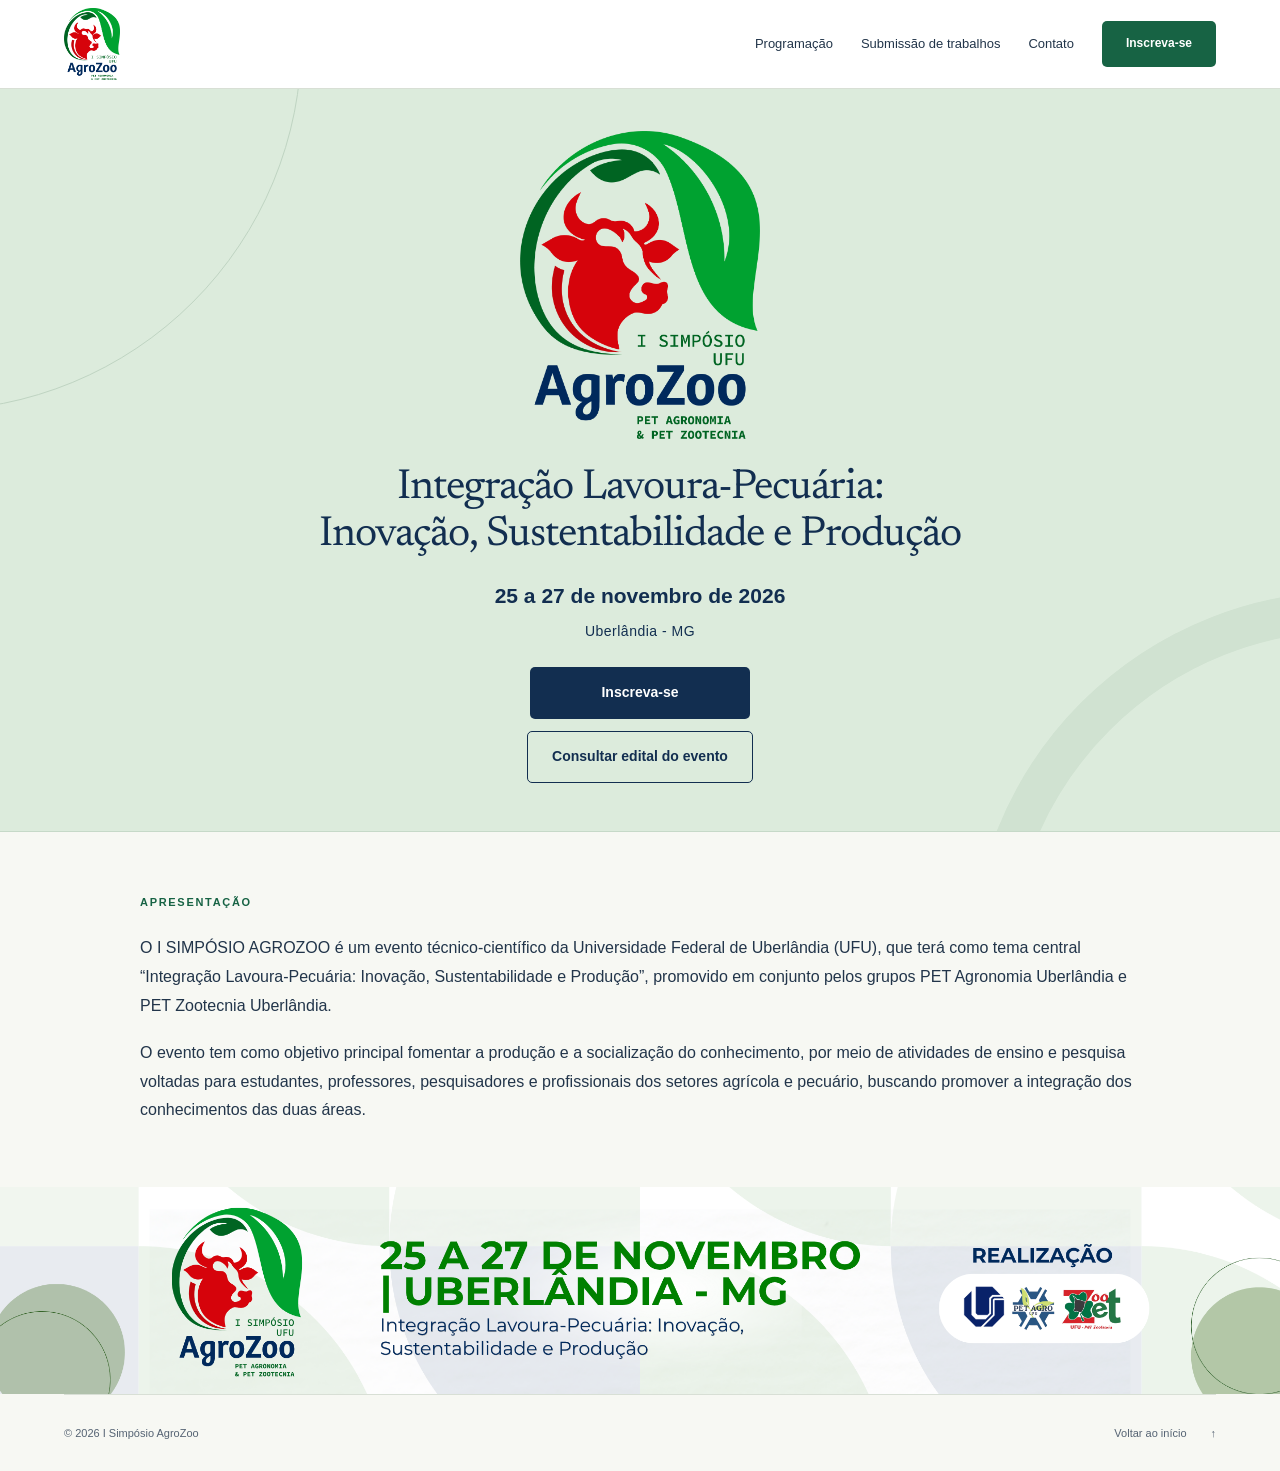
<file: index.html>
<!doctype html>
<html lang="pt-BR">
<head>
  <meta charset="UTF-8">
  <meta name="viewport" content="width=device-width, initial-scale=1">
  <title>I Simpósio AgroZoo - Integração Lavoura-Pecuária: Inovação, Sustentabilidade e Produção</title>
  <meta name="description" content="I Simpósio AgroZoo, da Universidade Federal de Uberlândia. Integração Lavoura-Pecuária: Inovação, Sustentabilidade e Produção.">
  <meta name="theme-color" content="#122e50">
  <link rel="icon" href="assets/agrozoo.png" type="image/png">
  <link rel="stylesheet" href="styles.css">
  <script src="event-data.js" defer></script>
  <script src="app.js" defer></script>
  <noscript>
    <style>
      @media (max-width: 800px) {
        .header-inner { height: auto; flex-wrap: wrap; padding-block: 16px; }
        #main-nav { display: flex; position: static; flex-wrap: wrap; box-shadow: none; border: 0; padding: 0; width: 100%; gap: 8px; }
        #main-nav a { padding-inline: 12px; }
        .menu-button { display: none; }
        .site-header { position: relative; }
      }
    </style>
  </noscript>
</head>
<body>
  <a class="skip-link" href="#conteudo">Pular para o conteúdo</a>
  <header class="site-header">
    <div class="container header-inner">
      <a class="brand" href="index.html" aria-label="I Simpósio AgroZoo, início">
        <img class="header-logo" src="assets/agrozoo.png" alt="I Simpósio AgroZoo" width="1690" height="2172">
      </a>
      <button id="menu-button" class="menu-button" aria-controls="main-nav" aria-expanded="false">Menu
        <svg viewBox="0 0 24 24" aria-hidden="true"><path d="M4 7h16M4 12h16M4 17h16"/></svg>
      </button>
      <nav id="main-nav" aria-label="Navegação principal">
        <a href="programacao.html">Programação</a>
        <a href="submissao.html">Submissão de trabalhos</a>
        <a href="contato.html">Contato</a>
        <a class="button nav-cta" href="inscricoes.html">Inscreva-se</a>
      </nav>
    </div>
  </header>

  <main id="conteudo">
    <section class="event-banner" id="inicio" aria-labelledby="event-title">
      <div class="container banner-inner">
        <div class="banner-brand-panel">
          <h1 class="banner-logo-title" id="event-title">
            <img class="banner-logo" src="assets/agrozoo.png" alt="I Simpósio AgroZoo" width="1690" height="2172" fetchpriority="high">
          </h1>
        </div>
        <div class="banner-copy">
          <p class="banner-theme">Integração Lavoura-Pecuária: Inovação, Sustentabilidade e Produção</p>
          <div class="date-band"><p data-event-date>25 a 27 de novembro de 2026</p></div>
          <p class="banner-location" data-city>Uberlândia - MG</p>
          <div class="banner-actions">
            <a class="button banner-button" href="inscricoes.html">Inscreva-se</a>
            <a class="button notice-button" id="edital-link" href="https://docs.google.com/document/d/1v1nBm7lsRF43Ld3V9mPCZiyon_dPcIPq/edit?usp=drive_link&amp;ouid=107920048582599012461&amp;rtpof=true&amp;sd=true" target="_blank" rel="noopener noreferrer">Consultar edital do evento</a>
          </div>
        </div>
      </div>
    </section>

    <section class="introduction" aria-labelledby="about-title">
      <div class="container intro-layout">
        <h2 class="intro-title eyebrow" id="about-title">Apresentação</h2>
        <div class="intro-text">
          <p>O I SIMPÓSIO AGROZOO é um evento técnico-científico da Universidade Federal de Uberlândia (UFU), que terá como tema central “Integração Lavoura-Pecuária: Inovação, Sustentabilidade e Produção”, promovido em conjunto pelos grupos PET Agronomia Uberlândia e PET Zootecnia Uberlândia.</p>
          <p>O evento tem como objetivo principal fomentar a produção e a socialização do conhecimento, por meio de atividades de ensino e pesquisa voltadas para estudantes, professores, pesquisadores e profissionais dos setores agrícola e pecuário, buscando promover a integração dos conhecimentos das duas áreas.</p>
        </div>
      </div>
    </section>
  </main>

  <footer>
    <div class="footer-banner"><img src="assets/rodape.png" alt="I Simpósio AgroZoo, 25 a 27 de novembro, Uberlândia - MG. Integração Lavoura-Pecuária: Inovação, Sustentabilidade e Produção. Realização: UFU, PET Agronomia e PET Zootecnia." width="2480" height="400" loading="lazy"></div>
    <div class="container"><div class="footer-bottom"><span>© 2026 I Simpósio AgroZoo</span><a href="index.html">Voltar ao início <span aria-hidden="true">↑</span></a></div></div>
  </footer>
</body>
</html>
</file>
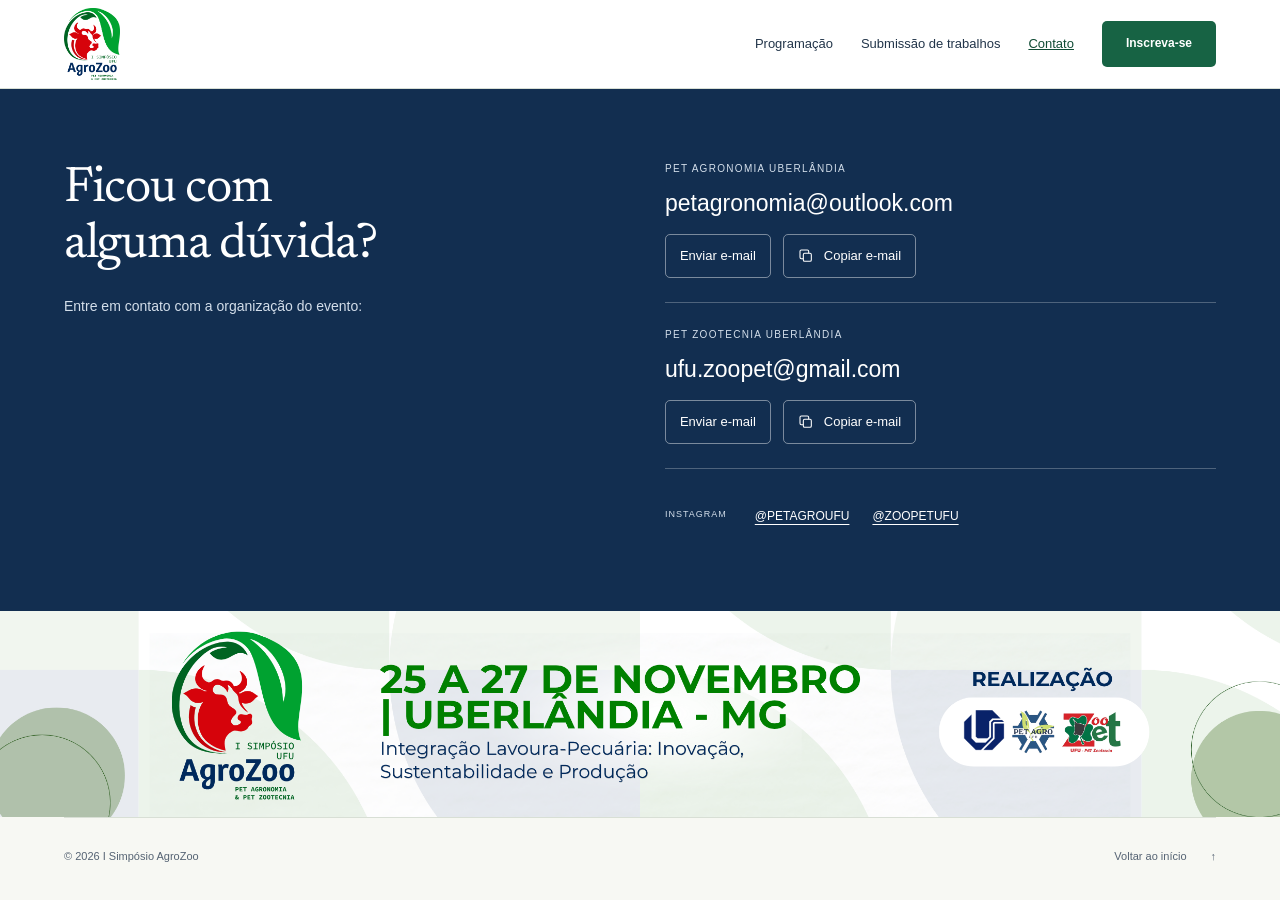
<file: contato.html>
<!doctype html>
<html lang="pt-BR">
<head>
  <meta charset="UTF-8">
  <meta name="viewport" content="width=device-width, initial-scale=1">
  <title>Contato - I Simpósio AgroZoo</title>
  <meta name="description" content="Canais de contato do I Simpósio AgroZoo.">
  <meta name="theme-color" content="#122e50">
  <link rel="icon" href="assets/agrozoo.png" type="image/png">
  <link rel="stylesheet" href="styles.css">
  <script src="event-data.js" defer></script>
  <script src="app.js" defer></script>
  <noscript>
    <style>
      @media (max-width: 800px) {
        .header-inner { height: auto; flex-wrap: wrap; padding-block: 16px; }
        #main-nav { display: flex; position: static; flex-wrap: wrap; box-shadow: none; border: 0; padding: 0; width: 100%; gap: 8px; }
        #main-nav a { padding-inline: 12px; }
        .menu-button { display: none; }
        .site-header { position: relative; }
      }
    </style>
  </noscript>
</head>
<body>
  <a class="skip-link" href="#conteudo">Pular para o conteúdo</a>
  <header class="site-header"><div class="container header-inner"><a class="brand" href="index.html" aria-label="I Simpósio AgroZoo, início"><img class="header-logo" src="assets/agrozoo.png" alt="I Simpósio AgroZoo" width="1690" height="2172"></a><button id="menu-button" class="menu-button" aria-controls="main-nav" aria-expanded="false">Menu <svg viewBox="0 0 24 24" aria-hidden="true"><path d="M4 7h16M4 12h16M4 17h16"/></svg></button><nav id="main-nav" aria-label="Navegação principal"><a href="programacao.html">Programação</a><a href="submissao.html">Submissão de trabalhos</a><a href="contato.html">Contato</a><a class="button nav-cta" href="inscricoes.html">Inscreva-se</a></nav></div></header>

  <main id="conteudo">
    <section class="contact-section" id="contato" aria-labelledby="contact-title">
      <div class="container contact-grid">
        <div><h2 id="contact-title">Ficou com<br>alguma dúvida?</h2><p>Entre em contato com a organização do evento:</p></div>
        <div class="contact-links">
          <div class="contact-email"><small>PET AGRONOMIA UBERLÂNDIA</small><p class="email-address">petagronomia@outlook.com</p><div class="email-actions"><a href="mailto:petagronomia@outlook.com" aria-label="Enviar e-mail para petagronomia@outlook.com">Enviar e-mail</a><button type="button" class="copy-email" data-copy-email="petagronomia@outlook.com" aria-label="Copiar e-mail petagronomia@outlook.com" hidden><svg viewBox="0 0 24 24" aria-hidden="true"><rect x="8" y="8" width="12" height="12" rx="2"/><path d="M16 8V5a2 2 0 0 0-2-2H5a2 2 0 0 0-2 2v9a2 2 0 0 0 2 2h3"/></svg><span>Copiar e-mail</span></button></div></div>
          <div class="contact-email"><small>PET ZOOTECNIA UBERLÂNDIA</small><p class="email-address">ufu.zoopet@gmail.com</p><div class="email-actions"><a href="mailto:ufu.zoopet@gmail.com" aria-label="Enviar e-mail para ufu.zoopet@gmail.com">Enviar e-mail</a><button type="button" class="copy-email" data-copy-email="ufu.zoopet@gmail.com" aria-label="Copiar e-mail ufu.zoopet@gmail.com" hidden><svg viewBox="0 0 24 24" aria-hidden="true"><rect x="8" y="8" width="12" height="12" rx="2"/><path d="M16 8V5a2 2 0 0 0-2-2H5a2 2 0 0 0-2 2v9a2 2 0 0 0 2 2h3"/></svg><span>Copiar e-mail</span></button></div></div>
          <p class="copy-feedback" id="copy-feedback" hidden role="status" aria-live="polite" aria-atomic="true"></p>
          <div class="socials"><span>INSTAGRAM</span><div id="social-links"><a href="https://www.instagram.com/petagroufu/" target="_blank" rel="noopener noreferrer" aria-label="Instagram PETAGROUFU">@PETAGROUFU</a><span>@ZOOPETUFU</span></div></div>
        </div>
      </div>
    </section>
  </main>

  <footer><div class="footer-banner"><img src="assets/rodape.png" alt="I Simpósio AgroZoo, 25 a 27 de novembro, Uberlândia - MG. Integração Lavoura-Pecuária: Inovação, Sustentabilidade e Produção. Realização: UFU, PET Agronomia e PET Zootecnia." width="2480" height="400" loading="lazy"></div><div class="container"><div class="footer-bottom"><span>© 2026 I Simpósio AgroZoo</span><a href="index.html">Voltar ao início <span aria-hidden="true">↑</span></a></div></div></footer>
</body>
</html>
</file>
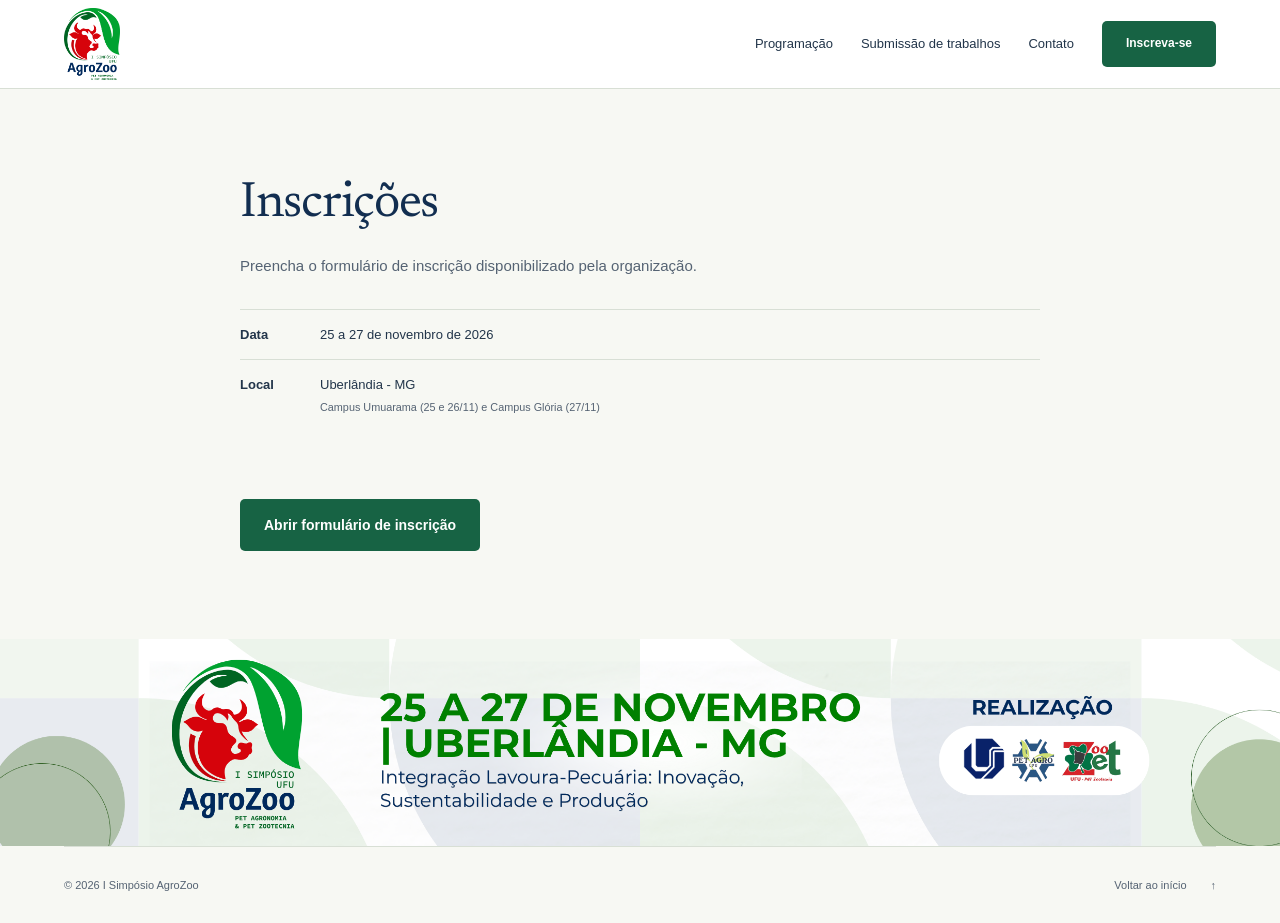
<file: inscricoes.html>
<!doctype html>
<html lang="pt-BR">
<head>
  <meta charset="UTF-8">
  <meta name="viewport" content="width=device-width, initial-scale=1">
  <title>Inscrições - I Simpósio AgroZoo</title>
  <meta name="description" content="Página de inscrições do I Simpósio AgroZoo.">
  <meta name="theme-color" content="#122e50">
  <link rel="icon" href="assets/agrozoo.png" type="image/png">
  <link rel="stylesheet" href="styles.css">
  <script src="event-data.js" defer></script>
  <script src="app.js" defer></script>
  <noscript>
    <style>
      @media (max-width: 800px) {
        .header-inner { height: auto; flex-wrap: wrap; padding-block: 16px; }
        #main-nav { display: flex; position: static; flex-wrap: wrap; box-shadow: none; border: 0; padding: 0; width: 100%; gap: 8px; }
        #main-nav a { padding-inline: 12px; }
        .menu-button { display: none; }
        .site-header { position: relative; }
      }
    </style>
  </noscript>
</head>
<body>
  <a class="skip-link" href="#conteudo">Pular para o conteúdo</a>
  <header class="site-header"><div class="container header-inner"><a class="brand" href="index.html" aria-label="I Simpósio AgroZoo, início"><img class="header-logo" src="assets/agrozoo.png" alt="I Simpósio AgroZoo" width="1690" height="2172"></a><button id="menu-button" class="menu-button" aria-controls="main-nav" aria-expanded="false">Menu <svg viewBox="0 0 24 24" aria-hidden="true"><path d="M4 7h16M4 12h16M4 17h16"/></svg></button><nav id="main-nav" aria-label="Navegação principal"><a href="programacao.html">Programação</a><a href="submissao.html">Submissão de trabalhos</a><a href="contato.html">Contato</a><a class="button nav-cta" href="inscricoes.html">Inscreva-se</a></nav></div></header>

  <main id="conteudo">
    <section class="container section registration" id="inscricoes" aria-labelledby="registration-title">

      <div class="registration-grid">
        <div>
          <h2 id="registration-title">Inscrições</h2>
          <p>Preencha o formulário de inscrição disponibilizado pela organização.</p>
          <dl class="event-info">
            <div><dt>Data</dt><dd data-event-date>25 a 27 de novembro de 2026</dd></div>
            <div><dt>Local</dt><dd><span data-city>Uberlândia - MG</span><small id="venue">Campus Umuarama (25 e 26/11) e Campus Glória (27/11)</small></dd></div>
          </dl>
        </div>
        <div id="form-container" class="form-container">
          <p class="form-fallback"><a class="button" id="registration-link" href="https://forms.gle/b8T4V2AvKk3bj64N6" target="_blank" rel="noopener noreferrer">Abrir formulário de inscrição</a></p>
        </div>
      </div>
    </section>
  </main>

  <footer><div class="footer-banner"><img src="assets/rodape.png" alt="I Simpósio AgroZoo, 25 a 27 de novembro, Uberlândia - MG. Integração Lavoura-Pecuária: Inovação, Sustentabilidade e Produção. Realização: UFU, PET Agronomia e PET Zootecnia." width="2480" height="400" loading="lazy"></div><div class="container"><div class="footer-bottom"><span>© 2026 I Simpósio AgroZoo</span><a href="index.html">Voltar ao início <span aria-hidden="true">↑</span></a></div></div></footer>
</body>
</html>
</file>
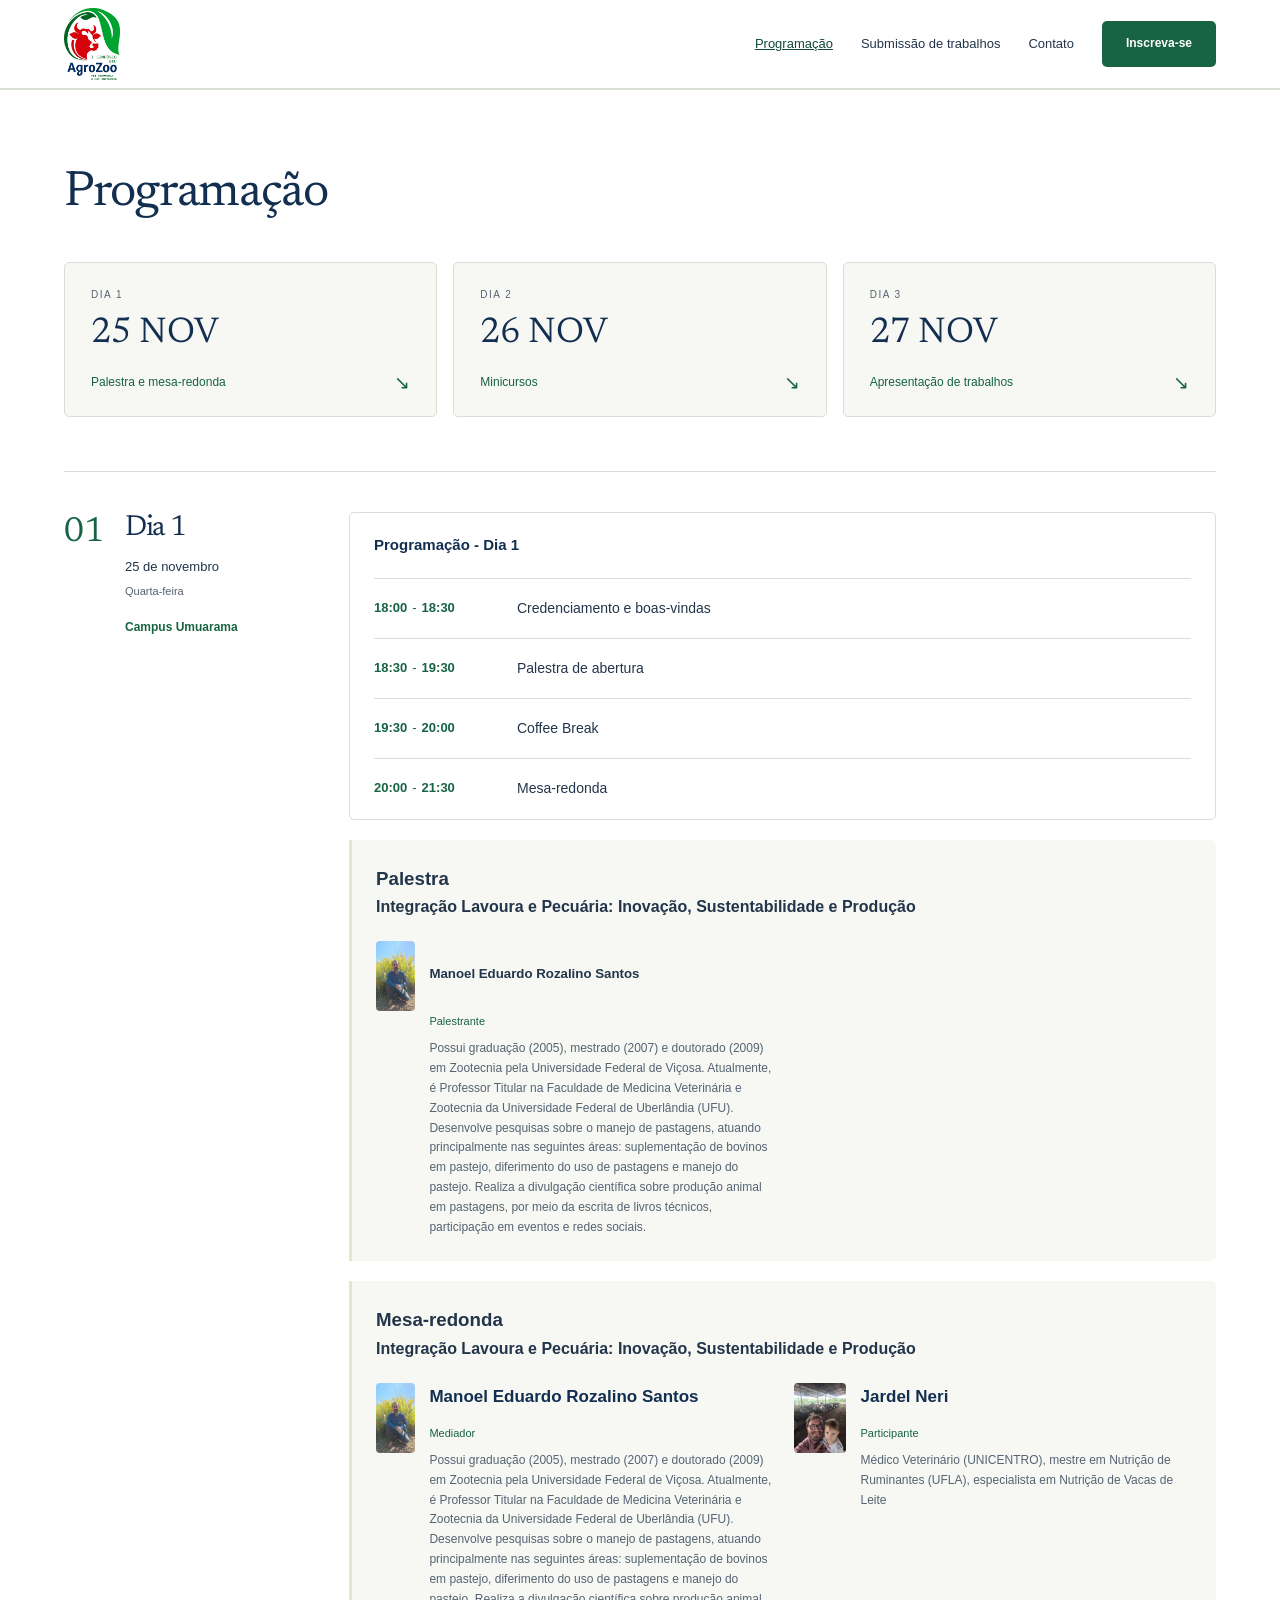
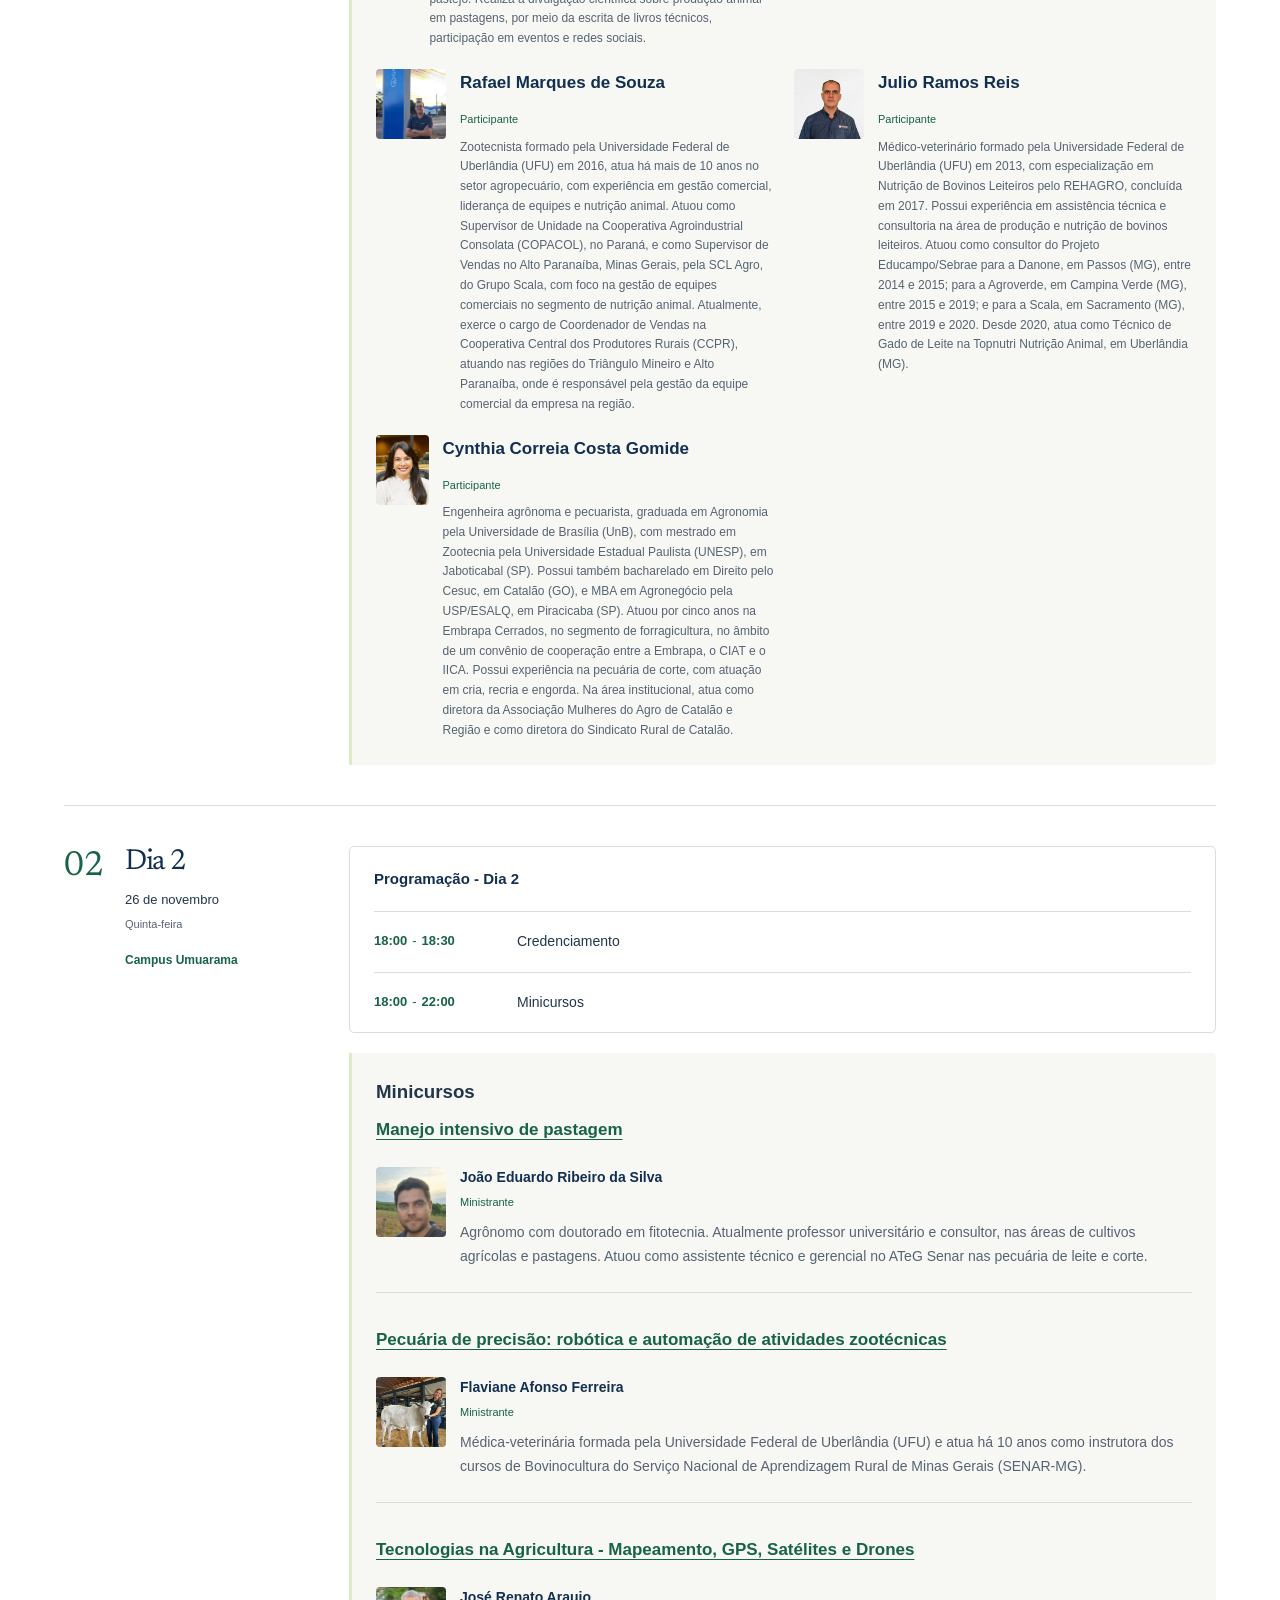
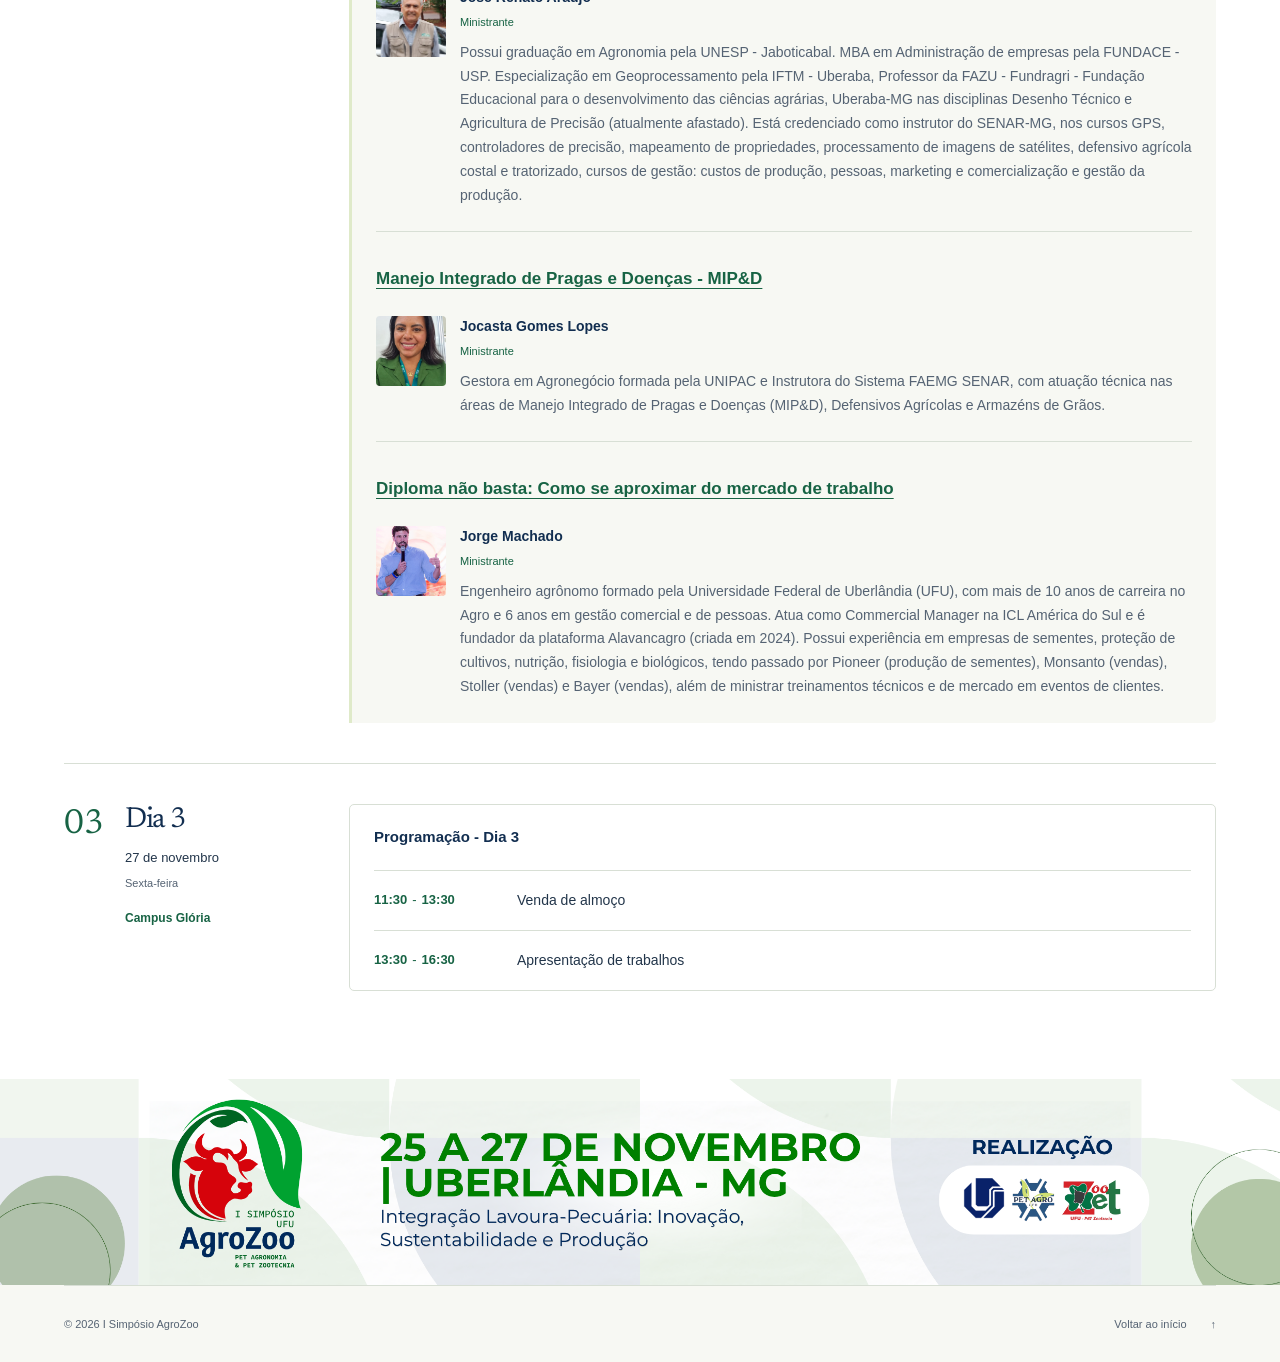
<file: programacao.html>
<!doctype html>
<html lang="pt-BR">
<head>
  <meta charset="UTF-8">
  <meta name="viewport" content="width=device-width, initial-scale=1">
  <title>Programação - I Simpósio AgroZoo</title>
  <meta name="description" content="Programação dos três dias do I Simpósio AgroZoo.">
  <meta name="theme-color" content="#122e50">
  <link rel="icon" href="assets/agrozoo.png" type="image/png">
  <link rel="stylesheet" href="styles.css">
  <script src="event-data.js" defer></script>
  <script src="app.js" defer></script>
  <noscript>
    <style>
      @media (max-width: 800px) {
        .header-inner { height: auto; flex-wrap: wrap; padding-block: 16px; }
        #main-nav { display: flex; position: static; flex-wrap: wrap; box-shadow: none; border: 0; padding: 0; width: 100%; gap: 8px; }
        #main-nav a { padding-inline: 12px; }
        .menu-button { display: none; }
        .site-header { position: relative; }
      }
    </style>
  </noscript>
</head>
<body>
  <a class="skip-link" href="#conteudo">Pular para o conteúdo</a>
  <header class="site-header"><div class="container header-inner"><a class="brand" href="index.html" aria-label="I Simpósio AgroZoo, início"><img class="header-logo" src="assets/agrozoo.png" alt="I Simpósio AgroZoo" width="1690" height="2172"></a><button id="menu-button" class="menu-button" aria-controls="main-nav" aria-expanded="false">Menu <svg viewBox="0 0 24 24" aria-hidden="true"><path d="M4 7h16M4 12h16M4 17h16"/></svg></button><nav id="main-nav" aria-label="Navegação principal"><a href="programacao.html">Programação</a><a href="submissao.html">Submissão de trabalhos</a><a href="contato.html">Contato</a><a class="button nav-cta" href="inscricoes.html">Inscreva-se</a></nav></div></header>

  <main id="conteudo">
    <section class="program-section" id="programacao" aria-labelledby="program-title">
      <div class="container">
        <div class="section-heading">
          <div><h2 id="program-title">Programação</h2></div>
        </div>
        <nav class="day-navigation" aria-label="Dias da programação">
          <a href="#dia-1"><span>DIA 1</span><strong data-day-date="0">25 NOV</strong><span>Palestra e mesa-redonda <span aria-hidden="true">↘</span></span></a>
          <a href="#dia-2"><span>DIA 2</span><strong data-day-date="1">26 NOV</strong><span>Minicursos <span aria-hidden="true">↘</span></span></a>
          <a href="#dia-3"><span>DIA 3</span><strong data-day-date="2">27 NOV</strong><span>Apresentação de trabalhos <span aria-hidden="true">↘</span></span></a>
        </nav>

        <section id="dia-1" class="day-section" aria-labelledby="day-title-1"><div class="day-side"><span class="day-index">01</span><div><h2 id="day-title-1">Dia 1</h2><p data-full-day="0">25 de novembro</p><span class="weekday" data-weekday="0">Quarta-feira</span><p class="day-location" data-day-location="0">Campus Umuarama</p></div></div><div class="day-body"><div class="schedule-panel"><div class="panel-heading"><h3>Programação - Dia 1</h3></div><div id="schedule-1"><ol class="schedule-list"><li><span class="time-range"><time datetime="18:00">18:00</time><span aria-hidden="true">-</span><span class="sr-only"> às </span><time datetime="18:30">18:30</time></span><div>Credenciamento e boas-vindas</div></li><li><span class="time-range"><time datetime="18:30">18:30</time><span aria-hidden="true">-</span><span class="sr-only"> às </span><time datetime="19:30">19:30</time></span><div>Palestra de abertura</div></li><li><span class="time-range"><time datetime="19:30">19:30</time><span aria-hidden="true">-</span><span class="sr-only"> às </span><time datetime="20:00">20:00</time></span><div>Coffee Break</div></li><li><span class="time-range"><time datetime="20:00">20:00</time><span aria-hidden="true">-</span><span class="sr-only"> às </span><time datetime="21:30">21:30</time></span><div>Mesa-redonda</div></li></ol></div></div><div class="detail-panel"><h3>Palestra</h3><div id="lecture"><article class="lecture"><h4>Integração Lavoura e Pecuária: Inovação, Sustentabilidade e Produção</h4><div class="people"><article class="person"><span class="photo-pending">Foto em breve</span><div><h5>Manoel Eduardo Rozalino Santos</h5><small>Palestrante</small><p>Possui graduação (2005), mestrado (2007) e doutorado (2009) em Zootecnia pela Universidade Federal de Viçosa. Atualmente, é Professor Titular na Faculdade de Medicina Veterinária e Zootecnia da Universidade Federal de Uberlândia (UFU). Desenvolve pesquisas sobre o manejo de pastagens, atuando principalmente nas seguintes áreas: suplementação de bovinos em pastejo, diferimento do uso de pastagens e manejo do pastejo. Realiza a divulgação científica sobre produção animal em pastagens, por meio da escrita de livros técnicos, participação em eventos e redes sociais.</p></div></article></div></article></div></div><div class="detail-panel"><h3>Mesa-redonda</h3><div id="roundtables"><article class="roundtable"><h4>Integração Lavoura e Pecuária: Inovação, Sustentabilidade e Produção</h4><div class="people"><article class="person"><span class="photo-pending">Foto em breve</span><div><h5>Manoel Eduardo Rozalino Santos</h5><small>Mediador</small><p>Possui graduação (2005), mestrado (2007) e doutorado (2009) em Zootecnia pela Universidade Federal de Viçosa. Atualmente, é Professor Titular na Faculdade de Medicina Veterinária e Zootecnia da Universidade Federal de Uberlândia (UFU). Desenvolve pesquisas sobre o manejo de pastagens, atuando principalmente nas seguintes áreas: suplementação de bovinos em pastejo, diferimento do uso de pastagens e manejo do pastejo. Realiza a divulgação científica sobre produção animal em pastagens, por meio da escrita de livros técnicos, participação em eventos e redes sociais.</p></div></article><article class="person"><span class="photo-pending">Foto em breve</span><div><h5>Jardel Neri</h5><small>Participante</small><p>Médico Veterinário (UNICENTRO), mestre em Nutrição de Ruminantes (UFLA), especialista em Nutrição de Vacas de Leite</p></div></article><article class="person"><span class="photo-pending">Foto em breve</span><div><h5>Rafael Marques de Souza</h5><small>Participante</small><p>Zootecnista formado pela Universidade Federal de Uberlândia (UFU) em 2016, atua há mais de 10 anos no setor agropecuário, com experiência em gestão comercial, liderança de equipes e nutrição animal. Atuou como Supervisor de Unidade na Cooperativa Agroindustrial Consolata (COPACOL), no Paraná, e como Supervisor de Vendas no Alto Paranaíba, Minas Gerais, pela SCL Agro, do Grupo Scala, com foco na gestão de equipes comerciais no segmento de nutrição animal. Atualmente, exerce o cargo de Coordenador de Vendas na Cooperativa Central dos Produtores Rurais (CCPR), atuando nas regiões do Triângulo Mineiro e Alto Paranaíba, onde é responsável pela gestão da equipe comercial da empresa na região.</p></div></article><article class="person"><span class="photo-pending">Foto em breve</span><div><h5>Julio Ramos Reis</h5><small>Participante</small><p>Médico-veterinário formado pela Universidade Federal de Uberlândia (UFU) em 2013, com especialização em Nutrição de Bovinos Leiteiros pelo REHAGRO, concluída em 2017. Possui experiência em assistência técnica e consultoria na área de produção e nutrição de bovinos leiteiros. Atuou como consultor do Projeto Educampo/Sebrae para a Danone, em Passos (MG), entre 2014 e 2015; para a Agroverde, em Campina Verde (MG), entre 2015 e 2019; e para a Scala, em Sacramento (MG), entre 2019 e 2020. Desde 2020, atua como Técnico de Gado de Leite na Topnutri Nutrição Animal, em Uberlândia (MG).</p></div></article><article class="person"><span class="photo-pending">Foto em breve</span><div><h5>Cynthia Correia Costa Gomide</h5><small>Participante</small><p>Engenheira agrônoma e pecuarista, graduada em Agronomia pela Universidade de Brasília (UnB), com mestrado em Zootecnia pela Universidade Estadual Paulista (UNESP), em Jaboticabal (SP). Possui também bacharelado em Direito pelo Cesuc, em Catalão (GO), e MBA em Agronegócio pela USP/ESALQ, em Piracicaba (SP). Atuou por cinco anos na Embrapa Cerrados, no segmento de forragicultura, no âmbito de um convênio de cooperação entre a Embrapa, o CIAT e o IICA. Possui experiência na pecuária de corte, com atuação em cria, recria e engorda. Na área institucional, atua como diretora da Associação Mulheres do Agro de Catalão e Região e como diretora do Sindicato Rural de Catalão.</p></div></article></div></article></div></div></div></section>

        <section id="dia-2" class="day-section" aria-labelledby="day-title-2"><div class="day-side"><span class="day-index">02</span><div><h2 id="day-title-2">Dia 2</h2><p data-full-day="1">26 de novembro</p><span class="weekday" data-weekday="1">Quinta-feira</span><p class="day-location" data-day-location="1">Campus Umuarama</p></div></div><div class="day-body"><div class="schedule-panel"><div class="panel-heading"><h3>Programação - Dia 2</h3></div><div id="schedule-2"><ol class="schedule-list"><li><span class="time-range"><time datetime="18:00">18:00</time><span aria-hidden="true">-</span><span class="sr-only"> às </span><time datetime="18:30">18:30</time></span><div>Credenciamento</div></li><li><span class="time-range"><time datetime="18:00">18:00</time><span aria-hidden="true">-</span><span class="sr-only"> às </span><time datetime="22:00">22:00</time></span><div>Minicursos</div></li></ol></div></div><div class="detail-panel"><h3>Minicursos</h3><div id="courses"><article class="course"><h4><a class="course-link" href="https://docs.google.com/forms/d/e/1FAIpQLScT09cpZ4gv1JHN8PHNSzy2fXg3nOeqxfp1KaUF-UX8YgDP6g/viewform" target="_blank" rel="noopener noreferrer" aria-label="Inscrição no minicurso: Manejo intensivo de pastagem">Manejo intensivo de pastagem</a></h4><div class="people"><article class="person"><span class="photo-pending">Foto em breve</span><div><h5>João Eduardo Ribeiro da Silva</h5><small>Ministrante</small><p>Agrônomo com doutorado em fitotecnia. Atualmente professor universitário e consultor, nas áreas de cultivos agrícolas e pastagens. Atuou como assistente técnico e gerencial no ATeG Senar nas pecuária de leite e corte.</p></div></article></div></article><article class="course"><h4><a class="course-link" href="https://docs.google.com/forms/d/e/1FAIpQLSdaZZFP0BmXHShPlMkLafMo6BG3E_JZCCFCrRI9ht10qgE1wA/viewform" target="_blank" rel="noopener noreferrer" aria-label="Inscrição no minicurso: Pecuária de precisão: robótica e automação de atividades zootécnicas">Pecuária de precisão: robótica e automação de atividades zootécnicas</a></h4><div class="people"><article class="person"><span class="photo-pending">Foto em breve</span><div><h5>Flaviane Afonso Ferreira</h5><small>Ministrante</small><p>Médica-veterinária formada pela Universidade Federal de Uberlândia (UFU) e atua há 10 anos como instrutora dos cursos de Bovinocultura do Serviço Nacional de Aprendizagem Rural de Minas Gerais (SENAR-MG).</p></div></article></div></article><article class="course"><h4><a class="course-link" href="https://docs.google.com/forms/d/e/1FAIpQLSddqXfmtGGpWJruaCtOgQlWhxW2G6uhRFFI9b7tDSMeCY0rrg/viewform" target="_blank" rel="noopener noreferrer" aria-label="Inscrição no minicurso: Tecnologias na Agricultura - Mapeamento, GPS, Satélites e Drones">Tecnologias na Agricultura - Mapeamento, GPS, Satélites e Drones</a></h4><div class="people"><article class="person"><span class="photo-pending">Foto em breve</span><div><h5>José Renato Araujo</h5><small>Ministrante</small><p>Possui graduação em Agronomia pela UNESP - Jaboticabal. MBA em Administração de empresas pela FUNDACE - USP. Especialização em Geoprocessamento pela IFTM - Uberaba, Professor da FAZU - Fundragri - Fundação Educacional para o desenvolvimento das ciências agrárias, Uberaba-MG nas disciplinas Desenho Técnico e Agricultura de Precisão (atualmente afastado). Está credenciado como instrutor do SENAR-MG, nos cursos GPS, controladores de precisão, mapeamento de propriedades, processamento de imagens de satélites, defensivo agrícola costal e tratorizado, cursos de gestão: custos de produção, pessoas, marketing e comercialização e gestão da produção.</p></div></article></div></article><article class="course"><h4><a class="course-link" href="https://docs.google.com/forms/d/e/1FAIpQLScJs9NtS_PGdXNl_mW_mObQpbdiG8OnBW1_bivJ555IdGfzQg/viewform" target="_blank" rel="noopener noreferrer" aria-label="Inscrição no minicurso: Manejo Integrado de Pragas e Doenças - MIP&amp;D">Manejo Integrado de Pragas e Doenças - MIP&amp;D</a></h4><div class="people"><article class="person"><span class="photo-pending">Foto em breve</span><div><h5>Jocasta Gomes Lopes</h5><small>Ministrante</small><p>Gestora em Agronegócio formada pela UNIPAC e Instrutora do Sistema FAEMG SENAR, com atuação técnica nas áreas de Manejo Integrado de Pragas e Doenças (MIP&amp;D), Defensivos Agrícolas e Armazéns de Grãos.</p></div></article></div></article><article class="course"><h4><a class="course-link" href="https://docs.google.com/forms/d/e/1FAIpQLSeQVQvx1uWFohiiH4O8xPXCZbnXfvQSNPcdFEYe0OF7_2jQlw/viewform" target="_blank" rel="noopener noreferrer" aria-label="Inscrição no minicurso: Diploma não basta: Como se aproximar do mercado de trabalho">Diploma não basta: Como se aproximar do mercado de trabalho</a></h4><div class="people"><article class="person"><span class="photo-pending">Foto em breve</span><div><h5>Jorge Machado</h5><small>Ministrante</small><p>Engenheiro agrônomo formado pela Universidade Federal de Uberlândia (UFU), com mais de 10 anos de carreira no Agro e 6 anos em gestão comercial e de pessoas. Atua como Commercial Manager na ICL América do Sul e é fundador da plataforma Alavancagro (criada em 2024). Possui experiência em empresas de sementes, proteção de cultivos, nutrição, fisiologia e biológicos, tendo passado por Pioneer (produção de sementes), Monsanto (vendas), Stoller (vendas) e Bayer (vendas), além de ministrar treinamentos técnicos e de mercado em eventos de clientes.</p></div></article></div></article><p class="courses-notice">Mais informações em breve</p></div></div></div></section>

        <section id="dia-3" class="day-section" aria-labelledby="day-title-3"><div class="day-side"><span class="day-index">03</span><div><h2 id="day-title-3">Dia 3</h2><p data-full-day="2">27 de novembro</p><span class="weekday" data-weekday="2">Sexta-feira</span><p class="day-location" data-day-location="2">Campus Glória</p></div></div><div class="day-body"><div class="schedule-panel"><div class="panel-heading"><h3>Programação - Dia 3</h3></div><div id="schedule-3"><ol class="schedule-list"><li><span class="time-range"><time datetime="11:30">11:30</time><span aria-hidden="true">-</span><span class="sr-only"> às </span><time datetime="13:30">13:30</time></span><div>Venda de almoço</div></li><li><span class="time-range"><time datetime="13:30">13:30</time><span aria-hidden="true">-</span><span class="sr-only"> às </span><time datetime="16:30">16:30</time></span><div>Apresentação de trabalhos</div></li></ol></div></div></div></section>
      </div>
    </section>
  </main>

  <footer><div class="footer-banner"><img src="assets/rodape.png" alt="I Simpósio AgroZoo, 25 a 27 de novembro, Uberlândia - MG. Integração Lavoura-Pecuária: Inovação, Sustentabilidade e Produção. Realização: UFU, PET Agronomia e PET Zootecnia." width="2480" height="400" loading="lazy"></div><div class="container"><div class="footer-bottom"><span>© 2026 I Simpósio AgroZoo</span><a href="index.html">Voltar ao início <span aria-hidden="true">↑</span></a></div></div></footer>
</body>
</html>
</file>
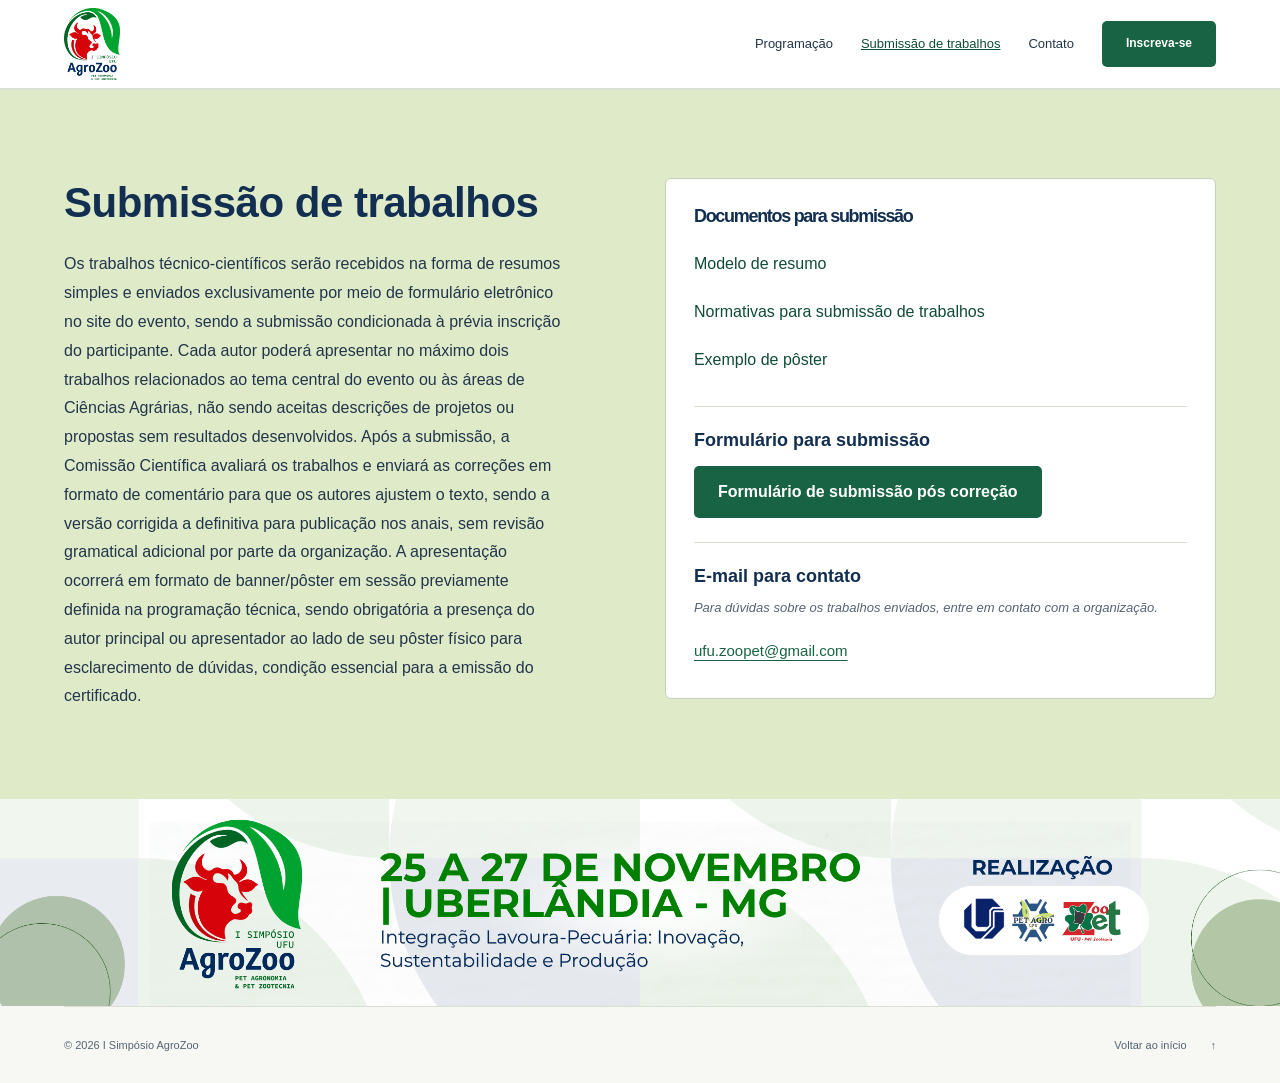
<file: submissao.html>
<!doctype html>
<html lang="pt-BR">
<head>
  <meta charset="UTF-8">
  <meta name="viewport" content="width=device-width, initial-scale=1">
  <title>Submissão de trabalhos - I Simpósio AgroZoo</title>
  <meta name="description" content="Orientações e documentos para submissão de trabalhos técnico-científicos do I Simpósio AgroZoo.">
  <meta name="theme-color" content="#122e50">
  <link rel="icon" href="assets/agrozoo.png" type="image/png">
  <link rel="stylesheet" href="styles.css">
  <script src="event-data.js" defer></script>
  <script src="app.js" defer></script>
  <noscript>
    <style>
      @media (max-width: 800px) {
        .header-inner { height: auto; flex-wrap: wrap; padding-block: 16px; }
        #main-nav { display: flex; position: static; flex-wrap: wrap; box-shadow: none; border: 0; padding: 0; width: 100%; gap: 8px; }
        #main-nav a { padding-inline: 12px; }
        .menu-button { display: none; }
        .site-header { position: relative; }
      }
    </style>
  </noscript>
</head>
<body>
  <a class="skip-link" href="#conteudo">Pular para o conteúdo</a>
  <header class="site-header"><div class="container header-inner"><a class="brand" href="index.html" aria-label="I Simpósio AgroZoo, início"><img class="header-logo" src="assets/agrozoo.png" alt="I Simpósio AgroZoo" width="1690" height="2172"></a><button id="menu-button" class="menu-button" aria-controls="main-nav" aria-expanded="false">Menu <svg viewBox="0 0 24 24" aria-hidden="true"><path d="M4 7h16M4 12h16M4 17h16"/></svg></button><nav id="main-nav" aria-label="Navegação principal"><a href="programacao.html">Programação</a><a href="submissao.html">Submissão de trabalhos</a><a href="contato.html">Contato</a><a class="button nav-cta" href="inscricoes.html">Inscreva-se</a></nav></div></header>

  <main id="conteudo">
    <section class="submission-section section" id="submissao" aria-labelledby="submission-title">
      <div class="container">

        <div class="submission-grid">
          <div>
            <h2 id="submission-title">Submissão de trabalhos</h2>
            <p id="submission-instructions">Os trabalhos técnico-científicos serão recebidos na forma de resumos simples e enviados exclusivamente por meio de formulário eletrônico no site do evento, sendo a submissão condicionada à prévia inscrição do participante. Cada autor poderá apresentar no máximo dois trabalhos relacionados ao tema central do evento ou às áreas de Ciências Agrárias, não sendo aceitas descrições de projetos ou propostas sem resultados desenvolvidos. Após a submissão, a Comissão Científica avaliará os trabalhos e enviará as correções em formato de comentário para que os autores ajustem o texto, sendo a versão corrigida a definitiva para publicação nos anais, sem revisão gramatical adicional por parte da organização. A apresentação ocorrerá em formato de banner/pôster em sessão previamente definida na programação técnica, sendo obrigatória a presença do autor principal ou apresentador ao lado de seu pôster físico para esclarecimento de dúvidas, condição essencial para a emissão do certificado.</p>
          </div>
          <div class="submission">
            <div class="submission-files" aria-labelledby="submission-files-title">
              <h2 id="submission-files-title">Documentos para submissão</h2>
              <ul id="submission-document-list">
                <li><a href="https://docs.google.com/document/d/1VM3YhBnROd4jqOLj4tXmWGbg6ss5e80Q/edit?usp=drive_link&amp;ouid=107920048582599012461&amp;rtpof=true&amp;sd=true" target="_blank" rel="noopener noreferrer">Modelo de resumo</a></li>
                <li><a href="https://drive.google.com/file/d/1mRlWFIdNI0Ep1LQIdMeZPhx8hJwfn4G5/view?usp=drive_link" target="_blank" rel="noopener noreferrer">Normativas para submissão de trabalhos</a></li>
                <li>Exemplo de pôster - link em breve</li>
              </ul>
            </div>
            <div class="submission-form"><h2>Formulário para submissão</h2><p class="submission-form-link"><a class="button" href="https://docs.google.com/forms/d/e/1FAIpQLSdjBdI71CVgYm4xGy5bFcrROsmGAQVk-_uebxlNzm9GHTSJLw/viewform?usp=header" target="_blank" rel="noopener noreferrer">Formulário de submissão pós correção</a></p></div>
            <div class="submission-email-fallback">
              <h2>E-mail para contato</h2>
              <p class="submission-email-notice">Para dúvidas sobre os trabalhos enviados, entre em contato com a organização.</p>
              <p id="submission-email"><a href="mailto:ufu.zoopet@gmail.com">ufu.zoopet@gmail.com</a></p>
            </div>
          </div>
        </div>
      </div>
    </section>
  </main>

  <footer><div class="footer-banner"><img src="assets/rodape.png" alt="I Simpósio AgroZoo, 25 a 27 de novembro, Uberlândia - MG. Integração Lavoura-Pecuária: Inovação, Sustentabilidade e Produção. Realização: UFU, PET Agronomia e PET Zootecnia." width="2480" height="400" loading="lazy"></div><div class="container"><div class="footer-bottom"><span>© 2026 I Simpósio AgroZoo</span><a href="index.html">Voltar ao início <span aria-hidden="true">↑</span></a></div></div></footer>
</body>
</html>
</file>
<file: styles.css>
@font-face{font-family:Newsreader;src:url('assets/newsreader.ttf') format('truetype');font-style:normal;font-weight:400;font-display:swap}
:root{--navy:#122e50;--green:#176344;--green-dark:#104c35;--sage:#dfeac9;--red:#b33835;--paper:#f7f8f3;--white:#fff;--text:#22354a;--muted:#556373;--line:#d8dfd5;--serif:Newsreader,Georgia,serif;--sans:Arial,Helvetica,sans-serif;--gutter:clamp(22px,5vw,80px)}
*{box-sizing:border-box}html{scroll-behavior:smooth;scroll-padding-top:110px}body{margin:0;background:var(--paper);color:var(--text);font:16px/1.65 var(--sans);-webkit-font-smoothing:antialiased}h1,h2,h3,h4,p,figure{margin:0}img{display:block;max-width:100%;height:auto}a{color:inherit;text-decoration:none}button{font:inherit}a,button{transition:color .18s,background-color .18s,border-color .18s;touch-action:manipulation}a:hover{color:var(--green)}button{cursor:pointer}a:focus-visible,button:focus-visible{outline:3px solid var(--red);outline-offset:5px}.contact-section a:focus-visible{outline-color:var(--sage)}[hidden]{display:none!important}.container{width:min(1280px,calc(100% - var(--gutter)*2));margin-inline:auto}.section{padding-block:88px}.eyebrow{font-size:11px;letter-spacing:1.7px;line-height:1.5;font-weight:600}.skip-link{position:fixed;top:-100px;left:20px;z-index:100;background:var(--navy);color:white;padding:14px 24px}.skip-link:focus{top:12px}.site-header{position:sticky;top:0;z-index:20;background:var(--white);border-bottom:1px solid var(--line)}.header-inner{height:88px;display:flex;align-items:center;justify-content:space-between;gap:24px}.brand{display:flex;align-items:center;gap:12px;font-size:28px;line-height:1;font-weight:400;letter-spacing:-1px;color:var(--navy)}.brand strong{font-weight:700}.brand small{display:block;font-size:8px;letter-spacing:2.2px;margin-top:9px}.brand-mark{display:flex;gap:3px;align-items:flex-end;height:30px;transform:skew(-16deg)}.brand-mark span{display:block;width:6px;background:var(--green);height:24px}.brand-mark span:nth-child(2){height:32px;background:#97b968}.brand-mark span:nth-child(3){height:17px;background:var(--red)}#main-nav{display:flex;gap:34px;margin-left:auto;margin-right:25px}#main-nav a{font-size:13px;min-height:44px;display:flex;align-items:center;position:relative}#main-nav a[aria-current="location"]:after{content:'';position:absolute;bottom:3px;left:0;right:0;height:2px;background:var(--green)}.button{display:inline-flex;align-items:center;justify-content:center;gap:30px;min-height:52px;background:var(--green);color:var(--white);font-size:14px;font-weight:600;padding:13px 24px;border-radius:5px}.button span{font-size:23px;line-height:1}.button:hover{background:var(--green-dark);color:white}.header-cta{font-size:12px;min-height:44px;padding:10px 18px;gap:24px}.menu-button{display:none}h1{font-size:clamp(64px,7.8vw,110px);letter-spacing:-6px;color:var(--navy);line-height:1.05;font-weight:600}h1>span:first-child{display:block;font-size:15px;letter-spacing:6px;font-weight:400;margin-bottom:15px}.date-note{color:var(--red);font-size:12px!important}.text-link{display:inline-flex;align-items:center;gap:20px;min-height:44px;font-size:13px;font-weight:600;text-decoration:underline;text-underline-offset:5px;text-decoration-color:#8da28f}.text-link span{font-size:19px}.introduction{background:var(--sage);padding-block:62px}.intro-layout{display:grid;grid-template-columns:.8fr 1.5fr;gap:80px}.intro-layout .eyebrow{color:var(--green);margin-bottom:16px}h2{font:400 clamp(38px,3.9vw,54px)/1.12 var(--serif);letter-spacing:-1.3px;color:var(--navy)}.section-decoration{display:flex;gap:6px;margin-top:24px}.section-decoration span{height:4px;width:28px;background:var(--green)}.section-decoration span:nth-child(2){background:var(--navy);width:14px}.section-decoration span:nth-child(3){background:var(--red);width:6px}.intro-text{font-size:16px;line-height:1.8;max-width:790px}.intro-text p+p{margin-top:18px}.section-label{display:flex;gap:14px;align-items:center;font-size:10px;letter-spacing:1.6px;font-weight:600;margin-bottom:26px}.section-number{color:var(--red);font-size:11px;font-variant-numeric:tabular-nums}.registration-grid{display:grid;grid-template-columns:1fr 1.1fr;gap:100px;align-items:start}.registration-grid>div>p{font-size:15px;color:var(--muted);margin-top:21px;max-width:360px}.event-info{margin:30px 0 16px}.event-info>div{display:grid;grid-template-columns:60px 1fr;gap:20px;padding:14px 0;border-top:1px solid var(--line);font-size:13px}.event-info dt{font-weight:600}.event-info dd{margin:0}.event-info small{display:block;color:var(--muted);margin-top:3px}.form-container{min-width:0;background:var(--white);border:1px solid var(--line);border-radius:8px}.form-placeholder{padding:30px 36px 35px;position:relative}.status{font-size:10px;display:inline-flex;align-items:center;gap:6px;color:var(--muted);background:var(--paper);border:1px solid var(--line);border-radius:30px;padding:4px 10px;line-height:1.4}.status:before{content:'';width:5px;height:5px;background:var(--green);border-radius:50%;flex-shrink:0}.form-icon{width:40px;height:40px;fill:none;stroke:var(--green);stroke-width:1.5;display:block;margin-top:24px}.form-placeholder h3{font:400 29px/1.15 var(--serif);color:var(--navy);margin-top:17px}.form-placeholder p{font-size:14px;color:var(--muted);margin-top:12px}.form-placeholder .placeholder-token{font-size:10px;letter-spacing:.3px;background:var(--paper);border-radius:3px;line-height:1.6;padding:12px;margin-top:25px;overflow-wrap:anywhere}.form-container iframe{display:block;border:0;width:100%;height:850px;border-radius:8px}.form-fallback{padding:14px 22px}.program-section{background:var(--white);padding-block:76px 88px;border-top:1px solid var(--line)}.section-heading{display:flex;justify-content:space-between;align-items:flex-end;gap:30px}.section-heading>p{font-size:14px;color:var(--muted)}.day-navigation{display:grid;grid-template-columns:repeat(3,1fr);gap:16px;margin-block:40px 54px}.day-navigation>a{display:flex;flex-direction:column;border:1px solid var(--line);border-radius:5px;background:var(--paper);padding:24px 26px;min-width:0}.day-navigation>a:hover{background:var(--sage);border-color:#a0b686}.day-navigation>a>span:first-child{font-size:10px;letter-spacing:1.5px;color:var(--muted)}.day-navigation strong{font:400 36px/1.2 var(--serif);color:var(--navy);margin-block:10px 16px}.day-navigation>a>span:last-child{display:flex;justify-content:space-between;gap:12px;font-size:12px;color:var(--green)}.day-navigation>a>span:last-child>span{font-size:19px;line-height:1}.day-section{display:grid;grid-template-columns:240px 1fr;gap:45px;border-top:1px solid var(--line);padding-block:40px;scroll-margin-top:0}.day-section:last-child{padding-bottom:0}.day-side{display:flex;gap:21px;align-items:flex-start}.day-index{font:400 35px/1 var(--serif);color:var(--green);padding-top:3px}.day-side h3{font:400 29px/1.15 var(--serif);color:var(--navy)}.day-side p{font-size:13px;margin-top:10px}.weekday{font-size:11px;color:var(--muted)}.schedule-panel{border:1px solid var(--line);border-radius:5px;overflow:hidden}.panel-heading{display:flex;justify-content:space-between;align-items:center;gap:15px;padding:20px 24px}.panel-heading h4{font-size:15px;font-weight:600;color:var(--navy)}.empty-text{font-size:14px;color:var(--muted);padding:0 24px 24px}.empty-schedule{display:grid;grid-template-columns:1fr 2fr 1fr;border-top:1px solid var(--line);padding:12px 24px;background:var(--paper);color:var(--muted);font-size:9px;letter-spacing:1px}.detail-panel{margin-top:20px;padding:24px;background:var(--paper);border-left:3px solid var(--sage);border-radius:0 5px 5px 0}.detail-panel>h4{font:400 25px/1.2 var(--serif);color:var(--navy);margin-bottom:12px}.detail-panel p{font-size:14px;color:var(--muted)}.submission dl{margin:24px 0 0}.submission dl>div{display:grid;grid-template-columns:150px 1fr;gap:18px;padding-block:11px;border-top:1px solid var(--line);font-size:12px}.submission dt{font-weight:600}.submission dd{margin:0;overflow-wrap:anywhere;color:var(--muted)}.submission a,.course-link{display:inline-flex;align-items:center;min-height:44px;text-decoration:underline;text-underline-offset:4px;color:var(--green)}.schedule-list{list-style:none;margin:0;padding:0 24px}.schedule-list li{display:grid;grid-template-columns:65px 1fr;gap:18px;border-top:1px solid var(--line);padding:18px 0;font-size:14px}.schedule-list time{font-variant-numeric:tabular-nums;font-weight:600;color:var(--green)}.schedule-list small{display:block;margin-top:5px;color:var(--muted)}.roundtable+.roundtable,.course+.course{border-top:1px solid var(--line);margin-top:24px;padding-top:24px}.roundtable h5,.course h5{font-size:17px;color:var(--navy);margin:0 0 8px}.people{display:grid;grid-template-columns:repeat(2,minmax(0,1fr));gap:20px;margin-top:20px}.person{display:flex;gap:14px;align-items:flex-start}.person img{width:70px;height:70px;object-fit:cover;border-radius:4px}.person>div{min-width:0}.person h6{font-size:14px;margin:0;color:var(--navy)}.person small{font-size:11px;color:var(--green)}.person p{font-size:12px;margin-top:6px}.photo-pending{width:70px;height:70px;display:grid;place-items:center;flex-shrink:0;border:1px dashed #9cae9a;color:var(--muted);font-size:10px;text-align:center;padding:5px}.contact-section{background:var(--navy);color:white;padding-block:72px}.contact-grid{display:grid;grid-template-columns:1fr 1.1fr;gap:100px}.contact-section .eyebrow{color:var(--sage);margin-bottom:24px}.contact-section h2{color:white;font-size:50px}.contact-grid>div>p:last-child{font-size:14px;color:#d3deea;margin-top:22px}.contact-links>a{display:flex;justify-content:space-between;align-items:center;gap:20px;min-height:85px;border-bottom:1px solid #ffffff40;font-size:21px}.contact-links>a>span:first-child{min-width:0;overflow-wrap:anywhere}.contact-links>a>span:last-child{font-size:25px}.contact-links>a:hover,.contact-section .socials a:hover{color:var(--sage)}.contact-links small{display:block;font-size:10px;letter-spacing:1.3px;color:#d3deea;margin-bottom:8px}.socials{margin-top:26px;display:flex;gap:28px;align-items:flex-start}.socials>span{font-size:9px;letter-spacing:1px;padding-top:12px;color:#d3deea}#social-links{display:flex;flex-wrap:wrap;gap:23px;font-size:12px}#social-links>a{min-height:44px;display:flex;align-items:center;text-decoration:underline;text-underline-offset:4px}#social-links>span{padding-top:10px}#social-links small{font-size:10px;letter-spacing:0;margin-top:4px}.footer-top{display:grid;grid-template-columns:1fr 1.1fr;gap:100px;padding-block:54px 42px}.footer-event>.eyebrow{display:block;margin-bottom:12px;color:var(--navy)}.footer-event>p{font:400 28px/1.2 var(--serif);color:var(--navy);margin-bottom:17px}.footer-event>small{font-size:12px;line-height:1.8;color:var(--muted)}.footer-organizers>.eyebrow{font-size:9px}.institution-logos{display:flex;align-items:center;gap:30px;height:115px}.institution-logos img{width:84px;height:84px;object-fit:contain}.institution-logos .zoo-logo{width:130px;height:115px}.institution-logos .ufu-logo{width:180px;height:115px;object-fit:contain}.organizer-names{font-size:10px;color:var(--muted);margin-top:8px}.footer-bottom{display:flex;justify-content:space-between;align-items:center;border-top:1px solid var(--line);font-size:11px;color:var(--muted);padding-block:16px}.footer-bottom a{min-height:44px;display:flex;align-items:center;gap:24px}
@media(max-width:1100px){#main-nav{gap:23px;margin-right:10px}h1{font-size:clamp(65px,8vw,95px)}.registration-grid,.contact-grid,.footer-top{gap:55px}.intro-layout{gap:50px;grid-template-columns:.7fr 1.5fr}.day-section{grid-template-columns:190px 1fr;gap:30px}.contact-links>a{font-size:18px}.institution-logos{gap:14px}.institution-logos .ufu-logo{width:150px}.institution-logos .zoo-logo{width:110px}}
@media(max-width:800px){.header-inner{height:76px}.brand{font-size:26px}.header-cta{display:none}.menu-button{display:flex;align-items:center;gap:12px;border:1px solid var(--line);background:white;padding:8px 13px;border-radius:4px;min-height:44px;font-size:12px;color:var(--navy)}.menu-button svg{width:20px;height:20px;fill:none;stroke:currentColor;stroke-width:1.5}#main-nav{position:absolute;left:0;right:0;top:76px;background:white;border-bottom:1px solid var(--line);padding:16px var(--gutter) 22px;box-shadow:0 10px 18px #122e5010;display:none;margin:0;gap:8px}#main-nav.is-open{display:grid;grid-template-columns:repeat(5,1fr)}#main-nav>a{justify-content:center;border:1px solid var(--line);border-radius:4px;font-size:12px}#main-nav a[aria-current="location"]:after{left:10px;right:10px}h1{font-size:65px;letter-spacing:-4px}h1>span:first-child{font-size:12px;letter-spacing:5px}.intro-layout{grid-template-columns:1fr;gap:28px}.intro-layout .section-decoration{display:none}.intro-text{font-size:15px}.introduction{padding-block:48px}.section{padding-block:60px}.registration-grid{gap:35px;grid-template-columns:1fr 1.1fr}.registration-grid>div>p{font-size:14px}.event-info>div{grid-template-columns:1fr;gap:5px}.form-placeholder{padding:25px}.form-placeholder h3{font-size:27px}.form-placeholder p{font-size:13px}.section-heading{gap:20px}.section-heading>p{font-size:12px}.day-navigation{gap:12px}.day-navigation>a{padding:20px}.day-navigation>a>span:last-child{font-size:11px}.day-navigation strong{font-size:31px}.day-section{grid-template-columns:1fr;gap:22px}.day-side{align-items:center}.day-side>div{display:flex;align-items:baseline;gap:18px;flex-wrap:wrap}.day-side p{margin:0}.day-index{font-size:30px}.day-side h3{font-size:27px}.day-side .weekday{font-size:11px}.contact-grid{grid-template-columns:1fr;gap:35px}.contact-section h2 br{display:none}.contact-section h2{font-size:44px}.contact-links>a{font-size:21px}.footer-top{grid-template-columns:1fr;gap:35px}.institution-logos{gap:35px}.institution-logos .ufu-logo{width:180px}}
@media(max-width:600px){:root{--gutter:22px}html{scroll-padding-top:94px}h1{font-size:clamp(68px,18vw,96px);letter-spacing:-4.5px}.introduction{padding-block:40px}.intro-text{font-size:15px;line-height:1.8}.intro-layout{gap:23px}h2{font-size:40px}.intro-layout .eyebrow{font-size:10px;margin-bottom:14px}.section{padding-block:50px}.registration-grid{grid-template-columns:1fr;gap:28px}.section-label{margin-bottom:22px}.registration-grid>div>p{max-width:none;font-size:14px}.event-info>div{grid-template-columns:55px 1fr;gap:15px}.form-placeholder{padding:26px}.form-placeholder p{font-size:14px}.form-container iframe{height:900px}.program-section{padding-block:48px}.section-heading{display:block}.section-heading>p{font-size:13px;margin-top:18px}.section-heading>p br{display:none}.day-navigation{gap:8px;margin-block:28px 34px}.day-navigation>a{padding:15px 11px}.day-navigation>a>span:first-child{font-size:9px}.day-navigation strong{font-size:24px;margin-block:10px 12px}.day-navigation>a>span:last-child{font-size:10px;line-height:1.5;gap:3px}.day-navigation>a>span:last-child>span{display:none}.day-section{padding-block:28px;scroll-margin-top:0}.day-side{gap:16px}.day-side>div{gap:7px 14px}.day-side h3{font-size:26px}.day-side p{font-size:12px}.day-side .weekday{font-size:10px}.panel-heading{padding:18px;gap:10px;flex-wrap:wrap}.panel-heading h4{font-size:14px}.status{font-size:9px}.empty-text{padding:0 18px 20px;font-size:13px}.empty-schedule{padding:12px 18px;font-size:8px}.detail-panel{padding:20px}.detail-panel p{font-size:13px}.detail-panel>h4{font-size:24px}.submission dl>div{grid-template-columns:1fr;gap:5px;font-size:12px}.submission dd{font-size:11px}.schedule-list{padding-inline:18px}.schedule-list li{grid-template-columns:55px 1fr;gap:12px;font-size:13px}.people{grid-template-columns:1fr}.contact-section{padding-block:48px}.contact-section h2{font-size:41px}.contact-section h2 br{display:block}.contact-grid>div>p:last-child{font-size:13px}.contact-links>a{font-size:clamp(16px,4.8vw,21px);gap:12px}.contact-links small{font-size:9px;letter-spacing:1px}.socials{display:block}.socials>span{display:block;margin-bottom:8px}.footer-top{padding-block:40px 30px;gap:30px}.footer-event>p{font-size:26px}.footer-event>small{font-size:11px}.institution-logos{gap:15px;height:100px;justify-content:space-between}.institution-logos img{width:67px;height:67px}.institution-logos .zoo-logo{width:95px;height:100px}.institution-logos .ufu-logo{width:125px;height:100px}.organizer-names{font-size:9px}.footer-bottom{font-size:10px}.footer-bottom a{gap:15px}#main-nav.is-open{grid-template-columns:repeat(3,1fr)}#main-nav>a{font-size:12px}}
@media(prefers-reduced-motion:reduce){html{scroll-behavior:auto}*,*:before,*:after{transition:none!important;animation:none!important}}

/* Banner e submissão independente. A revisão com logo está no fim deste arquivo. */
.event-banner{background:#91c9a0;color:var(--navy);text-align:center}
.banner-inner{padding-block:65px 60px;display:flex;flex-direction:column;align-items:center}
.banner-title{font:700 clamp(66px,9.5vw,132px)/1.04 var(--sans);letter-spacing:-5px;color:var(--navy)}
.banner-title>span:first-child{display:block;font:400 19px/1.5 var(--sans);letter-spacing:8px;margin-bottom:16px}
.banner-theme{font:400 clamp(28px,3.2vw,44px)/1.2 var(--serif);letter-spacing:-.7px;margin-top:17px}
.date-band{background:var(--red);color:white;width:min(920px,100%);padding:13px 24px;margin-top:32px}
.date-band p{font-size:clamp(18px,2.25vw,29px);font-weight:600;line-height:1.4;letter-spacing:-.4px}
.banner-location{font-size:15px;letter-spacing:1.4px;margin-top:20px}
.banner-button{background:var(--navy);margin-top:26px;min-width:175px}
.banner-button:hover{background:#203f64}
.banner-button:focus-visible{outline-color:var(--navy)}
.introduction{background:var(--paper)}
#main-nav{margin:0 0 0 auto;gap:28px;align-items:center}
#main-nav .nav-cta{color:white;font-size:12px;gap:20px;min-height:44px}
#main-nav .nav-cta:hover{background:var(--green-dark)}
#main-nav .nav-cta[aria-current="location"]:after{background:white;left:24px;right:24px}
.provisional-note .status{margin-bottom:8px;background:var(--sage);color:var(--green)}
.day-side .day-location{font-size:12px;line-height:1.5;color:var(--green);font-weight:600;margin-top:14px}
.schedule-list li{grid-template-columns:125px 1fr}
.time-range{display:flex;align-items:baseline;gap:5px;white-space:nowrap;font-size:13px;color:var(--green)}
.time-range time{font-weight:600}
.sr-only{position:absolute;width:1px;height:1px;padding:0;margin:-1px;overflow:hidden;clip:rect(0,0,0,0);white-space:nowrap;border:0}
.submission-section{background:var(--sage);border-top:1px solid var(--line)}
.submission-grid{display:grid;grid-template-columns:1fr 1.1fr;gap:100px;align-items:start}
.submission-grid>div>p{font-size:15px;color:var(--muted);max-width:390px;margin-top:22px}
.submission-grid .submission{background:var(--white);padding:17px 28px;border-radius:6px;border:1px solid #c5d2b8}
.submission-grid .submission dl{margin:0}
.submission-grid .submission dl>div{grid-template-columns:1fr;gap:6px;padding-block:18px;font-size:13px}
.submission-grid .submission dl>div:first-child{border-top:0}
.submission-grid .submission dd{font-size:12px}
@media(max-width:1100px){#main-nav{gap:20px}.submission-grid{gap:55px}}
@media(max-width:800px){#main-nav{gap:10px;align-items:stretch}#main-nav.is-open{grid-template-columns:1fr 1fr}#main-nav>a{padding:10px 14px;min-height:46px}#main-nav .nav-cta{border-color:var(--green)}.banner-inner{padding-block:52px}.banner-title{font-size:clamp(62px,11vw,88px);letter-spacing:-4px}.banner-title>span:first-child{font-size:15px;letter-spacing:6px}.banner-theme{font-size:36px}.date-band{margin-top:28px}.date-band p{font-size:23px}.submission-grid{grid-template-columns:1fr;gap:28px}.submission-grid>div>p{max-width:600px}.submission-grid h2 br{display:none}.day-side .day-location{margin-top:0;flex-basis:100%}.day-side>div{row-gap:8px}}
@media(max-width:600px){.banner-inner{padding-block:42px 38px}.banner-title{font-size:clamp(48px,13.7vw,78px);letter-spacing:-2.8px}.banner-title>span:first-child{font-size:13px;letter-spacing:5px;margin-bottom:14px}.banner-theme{font-size:29px;max-width:290px;line-height:1.15;margin-top:20px}.date-band{padding:13px 12px;margin-top:26px;width:100%}.date-band p{font-size:18px;letter-spacing:-.3px;line-height:1.5}.banner-location{font-size:12px;letter-spacing:1px;margin-top:18px}.banner-button{margin-top:22px;min-height:48px;font-size:13px}.schedule-list li{grid-template-columns:112px 1fr;gap:12px;font-size:13px}.time-range{font-size:12px;gap:3px}.submission-grid h2{font-size:36px}.submission-grid .submission{padding:8px 20px}.submission-grid .submission dd{font-size:11px}.day-side .day-location{font-size:11px}.course h5{font-size:16px;line-height:1.5}.day-navigation>a{padding:15px 10px}#main-nav>a{font-size:12px}#main-nav{margin:0}.provisional-note{line-height:1.7}}

/* Revisão vigente: logo transparente e banner em coluna. */
.event-banner{position:relative;isolation:isolate;overflow:hidden;background:#dcebdc;text-align:center;border-bottom:1px solid #c6d9c8}
.event-banner:before,.event-banner:after{content:'';position:absolute;z-index:-1;pointer-events:none;border:1px solid #bfd4c2;border-radius:50%}
.event-banner:before{width:740px;height:740px;left:-440px;top:-420px}
.event-banner:after{width:680px;height:680px;right:-450px;bottom:-520px;border-width:40px;border-color:#d0e2d1}
.banner-inner{max-width:1000px;display:flex;flex-direction:column;gap:26px;align-items:center;padding-block:42px 48px}
.banner-brand-panel{width:240px;max-width:100%;background:transparent;border:0;border-radius:0;padding:0;box-shadow:none}
.banner-logo-title{margin:0;font-size:0;line-height:1;letter-spacing:normal}
.banner-logo{display:block;width:100%;height:auto;object-fit:contain}
.banner-copy{min-width:0;width:100%;padding:0;display:flex;flex-direction:column;align-items:center}
.banner-theme{font:400 clamp(32px,3.3vw,46px)/1.1 var(--serif);letter-spacing:-1px;margin:0;text-wrap:balance;color:var(--navy);max-width:650px}
.date-band{margin-top:22px;padding:0;width:auto;max-width:100%;border:0;border-radius:0;background:transparent;color:var(--navy)}
.date-band p{font-size:21px;line-height:1.5;letter-spacing:0;font-weight:600}
.banner-location{font-size:14px;letter-spacing:.5px;margin-top:8px;color:var(--navy)}
.banner-button{min-width:187px;min-height:52px;margin-top:24px;justify-content:space-between;padding-inline:24px;border-radius:5px}
.form-container iframe{width:100%;height:var(--form-height,1431px);border:0;display:block}
.registration-grid{grid-template-columns:1fr;gap:32px}
.registration-grid>div:first-child{width:100%;max-width:800px;margin-inline:auto}
.registration-grid>div:first-child>p{max-width:none}
.registration-grid .form-container{width:100%;max-width:800px;margin-inline:auto}
@media(max-width:800px){.banner-inner{padding-block:36px 40px;gap:24px}.banner-brand-panel{width:215px}.banner-theme{font-size:38px}.date-band p{font-size:19px}.banner-button{min-height:48px;font-size:13px}.registration-grid{gap:28px}}
@media(max-width:600px){.banner-inner{padding-block:30px 36px;gap:22px}.banner-brand-panel{width:190px}.banner-theme{font-size:33px;letter-spacing:-.7px;max-width:340px}.date-band{margin-top:20px}.date-band p{font-size:17px}.banner-location{font-size:13px;letter-spacing:.3px;margin-top:8px}.banner-button{margin-top:22px}.event-banner:before{left:-580px;top:-420px}.event-banner:after{width:450px;height:450px;right:-340px;bottom:-340px;border-width:25px}}

/* Apresentação simplificada, rodapé fornecido e correções de uso no celular. */
.intro-layout{display:block;max-width:1000px}
.introduction .intro-title{font:600 11px/1.5 var(--sans);letter-spacing:1.7px;text-transform:uppercase;margin:0 0 24px;color:var(--green)}
.intro-text{max-width:none}
#submission-title{letter-spacing:normal;word-spacing:normal;line-height:1.2}
.footer-top{display:block;padding-bottom:24px}
.footer-event{margin-bottom:30px}
.footer-banner{width:100%}
.footer-banner img{width:100%;height:auto;object-fit:contain}
.form-container{min-width:0;overflow:visible}
.form-container iframe{pointer-events:auto;touch-action:auto;overscroll-behavior-y:auto;-webkit-overflow-scrolling:touch}
.form-fallback{border-bottom:1px solid var(--line);margin:0}
@media(max-width:800px){.form-container iframe{height:clamp(420px,75vh,760px);height:clamp(420px,75svh,760px);border-radius:0 0 8px 8px}.footer-event{margin-bottom:24px}}
@media(max-width:600px){#submission-title{font-size:34px;letter-spacing:0;word-spacing:0}.introduction .intro-title{font-size:10px}.footer-top{padding-bottom:20px}}

/* Navegação e ações de contato. */
.site-header .brand{flex-shrink:0;min-width:56px;min-height:44px;justify-content:center;letter-spacing:normal}
.site-header .header-logo{height:72px;width:auto;max-width:none;object-fit:contain}

.contact-email{padding:24px 0;border-bottom:1px solid #ffffff40;min-width:0}
.contact-email:first-child{padding-top:0}
.contact-email .email-address{font-size:clamp(17px,2vw,23px);line-height:1.5;overflow-wrap:anywhere;user-select:text}
.email-actions{display:flex;flex-wrap:wrap;gap:12px;margin-top:14px}
.email-actions a,.email-actions button{display:inline-flex;align-items:center;justify-content:center;gap:10px;min-height:44px;padding:8px 14px;border:1px solid #ffffff70;border-radius:5px;background:transparent;color:white;font:500 13px/1.5 var(--sans);cursor:pointer}
.email-actions a:hover,.email-actions button:hover{background:#ffffff16;color:white;border-color:white}
.email-actions button:focus-visible{outline:3px solid var(--sage);outline-offset:4px}
.email-actions svg{width:16px;height:16px;fill:none;stroke:currentColor;stroke-width:1.6}
.contact-links .copy-feedback{min-height:24px;margin-top:12px;font-size:12px;line-height:1.6;color:#d3deea;overflow-wrap:anywhere}


@media(max-width:800px){.site-header .header-logo{height:60px}}

/* Formulário recolhido, com abertura nativa por toque e teclado. */
.form-disclosure>summary{padding:20px 22px;min-height:60px;cursor:pointer;color:var(--green);font-size:15px;font-weight:600;touch-action:manipulation;border-radius:0 0 8px 8px}
.form-disclosure>summary:hover{background:var(--sage)}
.form-disclosure>summary:focus-visible{outline:3px solid var(--green);outline-offset:3px}
.form-disclosure[open]>summary{border-bottom:1px solid var(--line);border-radius:0}
.form-disclosure .form-collapse-label{display:none}
.form-disclosure[open] .form-expand-label{display:none}
.form-disclosure[open] .form-collapse-label{display:inline}

.submission-files{margin-top:28px;padding-top:20px;border-top:1px solid rgba(18,46,80,.18)}
.submission-files h2{margin:0 0 14px;font-size:1.1rem;color:var(--navy)}
.submission-files ul{margin:0;padding:0;list-style:none;display:grid;gap:4px}
.submission-files a{display:inline-flex;align-items:center;gap:6px;color:var(--green-dark);font-weight:600;text-decoration:none}
.submission-files a:hover,.submission-files a:focus-visible{text-decoration:underline}
#main-nav a[aria-current='page']{color:var(--green-dark);text-decoration:underline}
.day-side h2{font:400 29px/1.15 var(--serif);color:var(--navy);margin:0}
.panel-heading h3{font-size:15px;font-weight:600;color:var(--navy);margin:0}

/* Tipografia da página de submissão. */
.submission-section{font-family:var(--sans)}
.submission-section #submission-title{font-family:var(--sans);font-size:clamp(30px,4vw,42px);font-weight:600;line-height:1.2;letter-spacing:-.5px}
.submission-grid>div>p{font-size:16px;line-height:1.8;max-width:65ch;color:var(--text)}
.submission-grid .submission dl>div,.submission-grid .submission dd,.submission-files li{font-size:16px;line-height:1.6}
.submission-files h2{font-family:var(--sans);font-size:20px;line-height:1.4;font-weight:600}
.registration .form-fallback{padding:28px;border-bottom:0}
/* Inscrição e submissão: espaçamento e hierarquia de leitura. */
.registration .form-container{border:0;box-shadow:none;background:transparent;border-radius:0}
.registration .form-fallback{padding:0}
.submission-grid .submission{padding:24px 28px}
.submission-grid .submission dl>div{padding:0;gap:4px}
.submission-grid .submission dt,.submission-files h2{font:600 18px/1.5 var(--sans);color:var(--navy);margin:0}
.submission-grid .submission dd{font:400 16px/1.6 var(--sans)}
.submission-files{margin-top:20px;padding-top:20px}
.submission-files h2{margin-bottom:12px}
.submission-files a{font:400 16px/1.6 var(--sans)}
.detail-panel .courses-notice{font:italic 400 14px/1.6 var(--sans);color:var(--muted);margin-top:20px}
@media(max-width:600px){.submission-grid .submission{padding:22px 20px}}
.course h4{font:600 17px/1.5 var(--sans);color:var(--navy);margin:0 0 8px}

/* Ações com rótulos centralizados, sem espaço reservado para setas. */
.button,.text-link,#main-nav .nav-cta{gap:0;justify-content:center}
.banner-actions{display:flex;flex-direction:column;align-items:center;gap:12px;margin-top:24px}
.banner-actions .button{margin:0;min-width:220px;padding:13px 24px;text-align:center;justify-content:center}
.banner-actions .notice-button{background:transparent;border:1px solid var(--navy);color:var(--navy)}
.banner-actions .notice-button:hover{background:var(--navy);color:var(--white)}
@media(max-width:600px){.banner-actions{margin-top:22px;width:100%}.banner-actions .button{width:100%;max-width:320px}}
/* Ritmo uniforme nos links de submissão, inclusive quando o texto quebra. */
.submission-grid .submission dl>div{gap:8px}
.submission-files li{display:flex;align-items:center;min-height:44px}
.submission-files a{display:block;min-height:44px;padding-block:9px;line-height:1.6;width:100%;overflow-wrap:anywhere}
.submission #submission-email a{display:inline-block;min-height:44px;padding-block:9px;line-height:1.6}
#main-nav .nav-cta[aria-current='page']{color:var(--white);text-decoration:none}

.submission>.submission-files:first-child{margin-top:0;padding-top:0;border-top:0}
.submission-form-link{margin-top:16px}
.submission-form-link a{font:400 16px/1.6 var(--sans)}
.submission-email-fallback{margin-top:24px;padding-top:20px;border-top:1px solid var(--line)}
.submission-email-fallback>p{font:400 15px/1.6 var(--sans);color:var(--muted);margin-bottom:16px}
.submission-form{margin-top:24px;padding-top:20px;border-top:1px solid var(--line)}
.submission-form h2,.submission-email-fallback h2{font:600 18px/1.5 var(--sans);color:var(--navy);letter-spacing:normal;margin:0}
.submission-form .submission-form-link{margin-top:12px}
.submission-form .button{color:var(--white);text-decoration:none;padding:13px 24px;font-weight:600}
.submission-email-fallback .submission-email-notice{font:italic 400 13px/1.6 var(--sans);margin:8px 0 12px;color:var(--muted)}
.submission-email-fallback #submission-email{margin:0}
.submission-closed{margin-top:12px;color:var(--red);font:600 16px/1.6 var(--sans)}

/* Minicursos: tema com inscrição, currículo e espaço reservado para foto. */
.course .people{grid-template-columns:minmax(0,1fr);margin-top:16px}
.course .person img,.course .photo-pending{flex-shrink:0;border-radius:4px}
.course .person h5{font:600 14px/1.5 var(--sans);margin:0;color:var(--navy)}
.course .person p{font-size:14px;line-height:1.7}
.course h4 .course-link{font:inherit;line-height:inherit}
</file>
